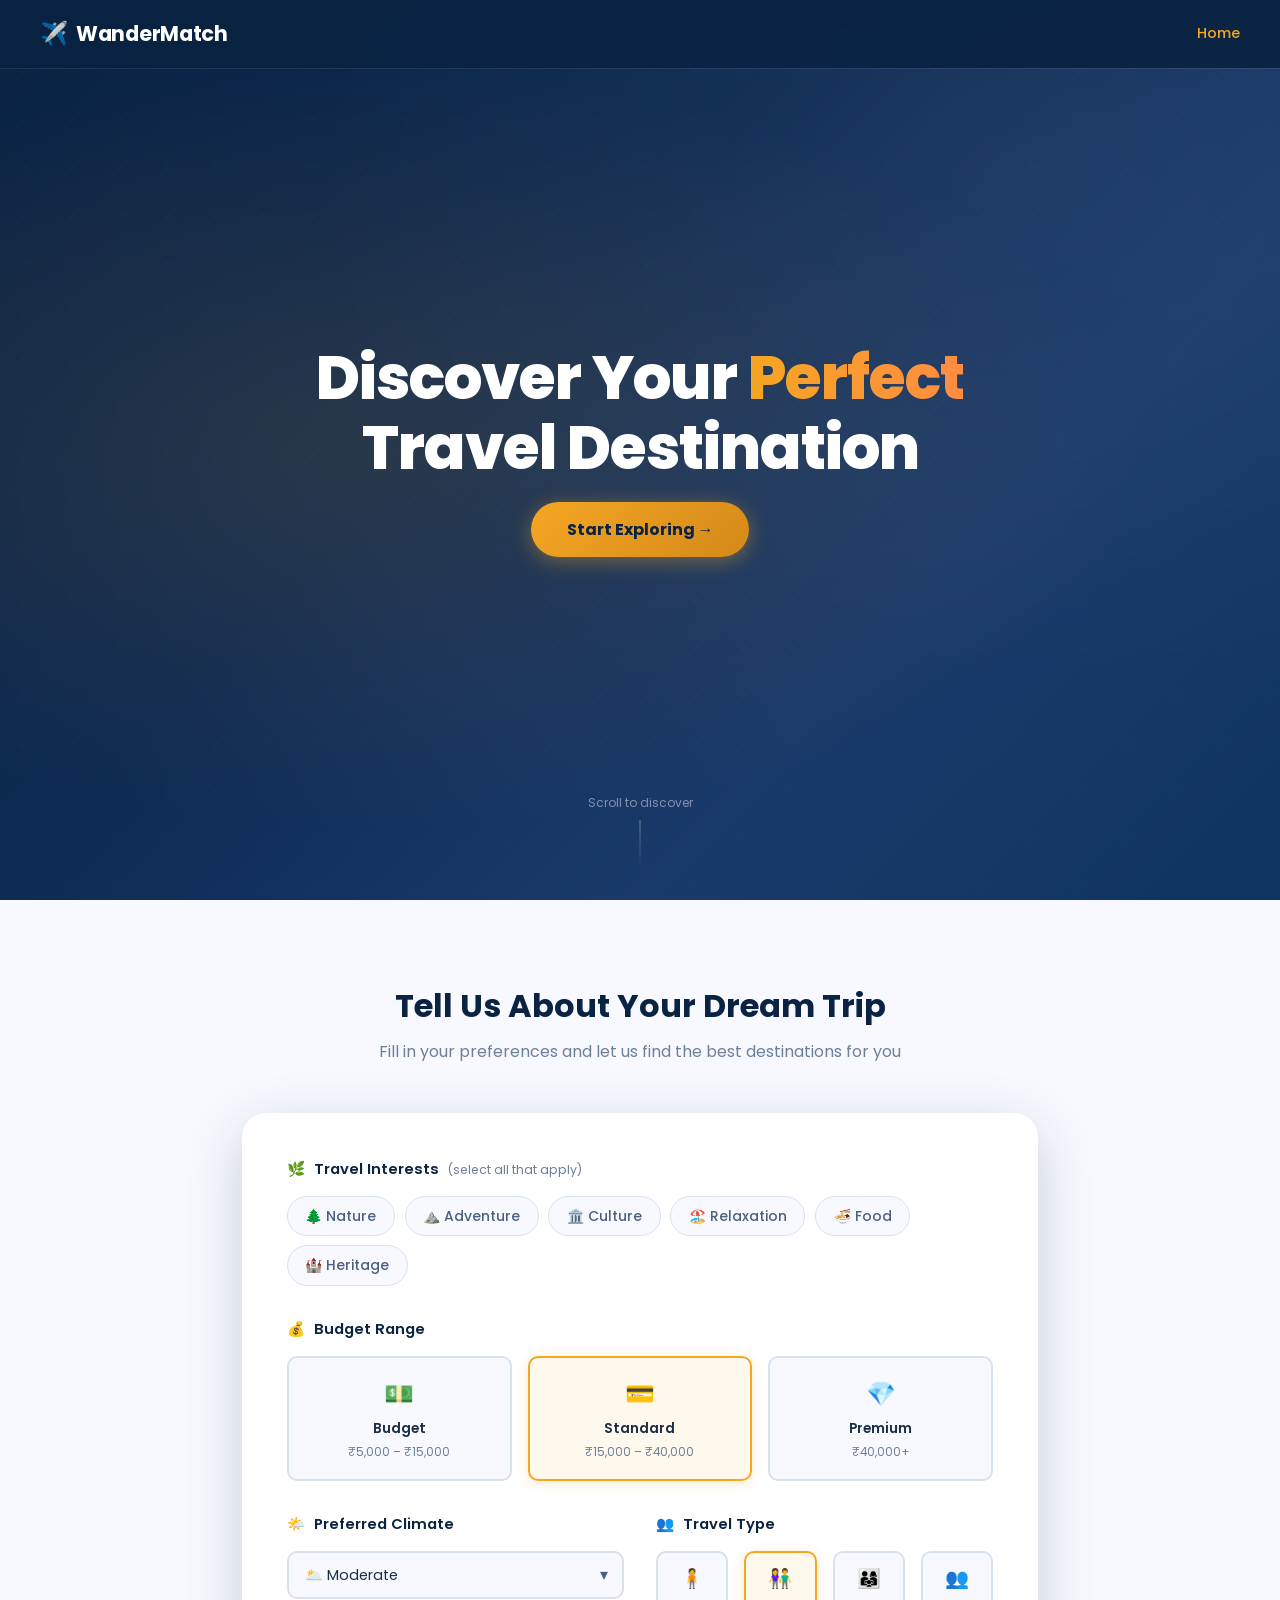
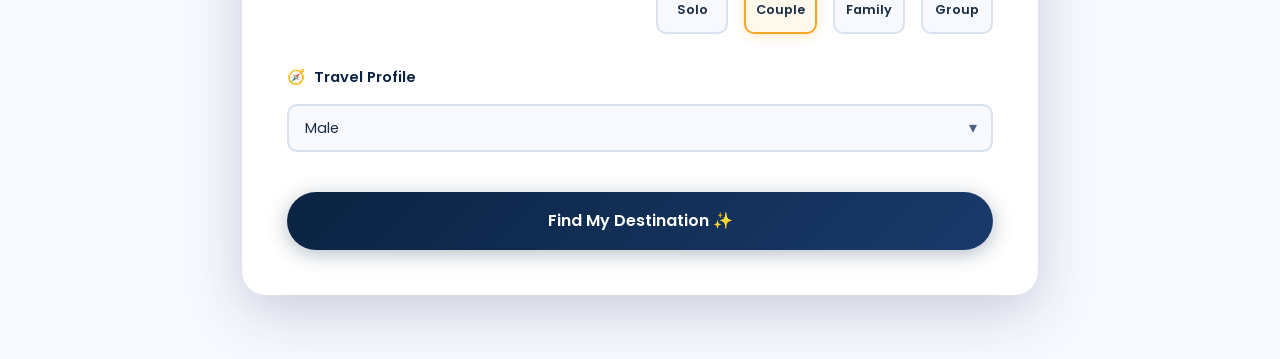
<file: templates/index.html>
<!DOCTYPE html>
<html lang="en">
<head>
  <meta charset="UTF-8" />
  <meta name="viewport" content="width=device-width, initial-scale=1.0" />
  <title>WanderMatch — Find Your Perfect Destination</title>
  <meta name="description" content="WanderMatch uses machine learning to recommend your perfect travel destination based on your interests, budget, and travel style." />
  <link rel="preconnect" href="https://fonts.googleapis.com" />
  <link href="https://fonts.googleapis.com/css2?family=Poppins:wght@300;400;500;600;700;800&display=swap" rel="stylesheet" />
  <link rel="stylesheet" href="/static/style.css" />
</head>
<body>

  <!-- ── NAVBAR ── -->
  <nav class="navbar">
    <div class="nav-brand">
      <span class="nav-icon">✈️</span>
      <span class="nav-title">WanderMatch</span>
    </div>
    <div class="nav-links">
      <a href="/" class="nav-link active">Home</a>
    </div>
  </nav>

  <!-- ── HERO SECTION ── -->
  <section class="hero">
    <div class="hero-bg"></div>
    <div class="hero-overlay"></div>
    <div class="hero-content">
      <h1 class="hero-title">
        Discover Your <span class="gradient-text">Perfect</span><br />
        Travel Destination
      </h1>
      <a href="#form-section" class="hero-cta">Start Exploring →</a>
    </div>
    <div class="hero-scroll-hint">
      <span>Scroll to discover</span>
      <div class="scroll-line"></div>
    </div>
  </section>

  <!-- ── FORM SECTION ── -->
  <section class="form-section" id="form-section">
    <div class="section-header">
      <h2>Tell Us About Your Dream Trip</h2>
      <p>Fill in your preferences and let us find the best destinations for you</p>
    </div>

    <form action="/recommend" method="POST" class="preference-form" id="pref-form">

      <!-- Interests -->
      <div class="form-group">
        <label class="form-label">
          <span class="label-icon">🌿</span> Travel Interests
          <span class="label-hint">(select all that apply)</span>
        </label>
        <div class="checkbox-grid">
          <label class="chip-checkbox">
            <input type="checkbox" name="interests" value="Nature" id="int-nature" />
            <span class="chip">🌲 Nature</span>
          </label>
          <label class="chip-checkbox">
            <input type="checkbox" name="interests" value="Adventure" id="int-adventure" />
            <span class="chip">⛰️ Adventure</span>
          </label>
          <label class="chip-checkbox">
            <input type="checkbox" name="interests" value="Culture" id="int-culture" />
            <span class="chip">🏛️ Culture</span>
          </label>
          <label class="chip-checkbox">
            <input type="checkbox" name="interests" value="Relaxation" id="int-relax" />
            <span class="chip">🏖️ Relaxation</span>
          </label>
          <label class="chip-checkbox">
            <input type="checkbox" name="interests" value="Food" id="int-food" />
            <span class="chip">🍜 Food</span>
          </label>
          <label class="chip-checkbox">
            <input type="checkbox" name="interests" value="Heritage" id="int-heritage" />
            <span class="chip">🏰 Heritage</span>
          </label>
        </div>
      </div>

      <!-- Budget -->
      <div class="form-group">
        <label class="form-label">
          <span class="label-icon">💰</span> Budget Range
        </label>
        <div class="radio-group">
          <label class="radio-card">
            <input type="radio" name="budget" value="Low" id="budget-low" />
            <div class="radio-content">
              <span class="radio-icon">💵</span>
              <span class="radio-label">Budget</span>
              <span class="radio-desc">₹5,000 – ₹15,000</span>
            </div>
          </label>
          <label class="radio-card">
            <input type="radio" name="budget" value="Medium" id="budget-medium" checked />
            <div class="radio-content">
              <span class="radio-icon">💳</span>
              <span class="radio-label">Standard</span>
              <span class="radio-desc">₹15,000 – ₹40,000</span>
            </div>
          </label>
          <label class="radio-card">
            <input type="radio" name="budget" value="High" id="budget-high" />
            <div class="radio-content">
              <span class="radio-icon">💎</span>
              <span class="radio-label">Premium</span>
              <span class="radio-desc">₹40,000+</span>
            </div>
          </label>
        </div>
      </div>

      <!-- Climate + Travel type side by side -->
      <div class="form-row">
        <!-- Climate -->
        <div class="form-group flex-1">
          <label class="form-label" for="climate">
            <span class="label-icon">🌤️</span> Preferred Climate
          </label>
          <div class="select-wrapper">
            <select name="climate" id="climate" class="form-select">
              <option value="Tropical">🌴 Tropical</option>
              <option value="Cold">❄️ Cold / Snowy</option>
              <option value="Dry">☀️ Dry / Arid</option>
              <option value="Moderate" selected>🌥️ Moderate</option>
            </select>
          </div>
        </div>

        <!-- Travel Type -->
        <div class="form-group flex-1">
          <label class="form-label">
            <span class="label-icon">👥</span> Travel Type
          </label>
          <div class="radio-group compact">
            <label class="radio-card small">
              <input type="radio" name="travel_type" value="Solo" id="tt-solo" />
              <div class="radio-content">
                <span class="radio-icon">🧍</span>
                <span class="radio-label">Solo</span>
              </div>
            </label>
            <label class="radio-card small">
              <input type="radio" name="travel_type" value="Couple" id="tt-couple" checked />
              <div class="radio-content">
                <span class="radio-icon">👫</span>
                <span class="radio-label">Couple</span>
              </div>
            </label>
            <label class="radio-card small">
              <input type="radio" name="travel_type" value="Family" id="tt-family" />
              <div class="radio-content">
                <span class="radio-icon">👨‍👩‍👧</span>
                <span class="radio-label">Family</span>
              </div>
            </label>
            <label class="radio-card small">
              <input type="radio" name="travel_type" value="Group" id="tt-group" />
              <div class="radio-content">
                <span class="radio-icon">👥</span>
                <span class="radio-label">Group</span>
              </div>
            </label>
          </div>
        </div>
      </div>

      <!-- Gender -->
      <div class="form-group">
        <label class="form-label" for="gender">
          <span class="label-icon">🧭</span> Travel Profile
        </label>
        <div class="select-wrapper">
          <select name="gender" id="gender" class="form-select">
            <option value="Male">Male</option>
            <option value="Female">Female</option>
          </select>
        </div>
      </div>

      <!-- Submit -->
      <button type="submit" class="submit-btn" id="submit-btn">
        <span class="btn-text">Find My Destination ✨</span>
        <span class="btn-loader" id="btn-loader" style="display:none;">
          <span class="spinner"></span> Matching your dream trip...
        </span>
      </button>

    </form>
  </section>

  <script src="/static/script.js"></script>
</body>
</html>
</file>
<file: static/style.css>
/* ═══════════════════════════════════════════════
   WanderMatch — Global Styles
   Color Palette:
     Primary:  #0a2342  (Deep Navy)
     Accent:   #f5a623  (Warm Gold)
     Light:    #f8f9ff
     Dark bg:  #0d1b2e
═══════════════════════════════════════════════ */

*, *::before, *::after { box-sizing: border-box; margin: 0; padding: 0; }

:root {
  --navy:      #0a2342;
  --navy-mid:  #0d2a52;
  --navy-light:#1a3a6b;
  --gold:      #f5a623;
  --gold-dark: #d4891a;
  --gold-light:#ffd27f;
  --white:     #ffffff;
  --off-white: #f8f9ff;
  --text-dark: #1a2e45;
  --text-mid:  #4a6080;
  --text-light:#6b8099;
  --card-bg:   #ffffff;
  --shadow-sm: 0 2px 12px rgba(10,35,66,0.08);
  --shadow-md: 0 8px 32px rgba(10,35,66,0.14);
  --shadow-lg: 0 16px 56px rgba(10,35,66,0.20);
  --radius:    16px;
  --radius-sm: 10px;
  --transition:0.3s ease;
}

html { scroll-behavior: smooth; }

body {
  font-family: 'Poppins', sans-serif;
  background: var(--off-white);
  color: var(--text-dark);
  line-height: 1.6;
}

/* ── NAVBAR ── */
.navbar {
  position: fixed;
  top: 0; left: 0; right: 0;
  z-index: 100;
  display: flex;
  align-items: center;
  justify-content: space-between;
  padding: 1rem 2.5rem;
  background: rgba(10, 35, 66, 0.92);
  backdrop-filter: blur(12px);
  -webkit-backdrop-filter: blur(12px);
  box-shadow: 0 1px 0 rgba(255,255,255,0.08);
}
.nav-brand {
  display: flex; align-items: center; gap: 0.5rem;
  text-decoration: none;
}
.nav-icon { font-size: 1.4rem; }
.nav-title {
  font-size: 1.3rem;
  font-weight: 700;
  color: var(--white);
  letter-spacing: -0.3px;
}
.nav-links { display: flex; gap: 1.5rem; }
.nav-link {
  color: rgba(255,255,255,0.7);
  text-decoration: none;
  font-size: 0.9rem;
  font-weight: 500;
  transition: color var(--transition);
}
.nav-link:hover, .nav-link.active { color: var(--gold); }

/* ── HERO ── */
.hero {
  position: relative;
  min-height: 100vh;
  display: flex;
  align-items: center;
  justify-content: center;
  overflow: hidden;
}
.hero-bg {
  position: absolute; inset: 0;
  background: linear-gradient(135deg, #0a2342 0%, #0d2a52 40%, #1a3a6b 70%, #0f3460 100%);
}
.hero-overlay {
  position: absolute; inset: 0;
  background: radial-gradient(ellipse at 30% 50%, rgba(245,166,35,0.12) 0%, transparent 60%),
              radial-gradient(ellipse at 80% 20%, rgba(255,255,255,0.05) 0%, transparent 50%);
}
/* Decorative dots pattern */
.hero-bg::after {
  content: '';
  position: absolute; inset: 0;
  background-image: radial-gradient(circle, rgba(255,255,255,0.06) 1px, transparent 1px);
  background-size: 48px 48px;
}
.hero-content {
  position: relative;
  text-align: center;
  max-width: 760px;
  padding: 2rem;
  z-index: 2;
}
.hero-badge {
  display: inline-block;
  background: rgba(245,166,35,0.18);
  border: 1px solid rgba(245,166,35,0.35);
  color: var(--gold-light);
  font-size: 0.82rem;
  font-weight: 600;
  letter-spacing: 0.5px;
  padding: 0.4rem 1rem;
  border-radius: 50px;
  margin-bottom: 1.5rem;
}
.hero-title {
  font-size: clamp(2.4rem, 5vw, 3.8rem);
  font-weight: 800;
  color: var(--white);
  line-height: 1.15;
  margin-bottom: 1.2rem;
  letter-spacing: -1px;
}
.gradient-text {
  background: linear-gradient(90deg, var(--gold), #ff8c42);
  -webkit-background-clip: text;
  -webkit-text-fill-color: transparent;
  background-clip: text;
}
.hero-subtitle {
  font-size: 1.1rem;
  color: rgba(255,255,255,0.72);
  margin-bottom: 2.5rem;
  max-width: 560px;
  margin-left: auto;
  margin-right: auto;
}
.hero-cta {
  display: inline-block;
  background: linear-gradient(135deg, var(--gold), var(--gold-dark));
  color: var(--navy);
  font-weight: 700;
  font-size: 1rem;
  padding: 0.9rem 2.2rem;
  border-radius: 50px;
  text-decoration: none;
  box-shadow: 0 4px 20px rgba(245,166,35,0.4);
  transition: transform var(--transition), box-shadow var(--transition);
}
.hero-cta:hover {
  transform: translateY(-2px);
  box-shadow: 0 8px 30px rgba(245,166,35,0.5);
}
.hero-scroll-hint {
  position: absolute;
  bottom: 2rem;
  left: 50%;
  transform: translateX(-50%);
  display: flex;
  flex-direction: column;
  align-items: center;
  gap: 0.5rem;
  color: rgba(255,255,255,0.45);
  font-size: 0.75rem;
  z-index: 2;
}
.scroll-line {
  width: 1px; height: 48px;
  background: linear-gradient(to bottom, rgba(255,255,255,0.4), transparent);
  animation: scrollPulse 2s ease-in-out infinite;
}
@keyframes scrollPulse {
  0%,100% { opacity: 0.4; transform: scaleY(1); }
  50%      { opacity: 0.9; transform: scaleY(1.15); }
}

/* ── SECTIONS ── */
.section-header {
  text-align: center;
  margin-bottom: 3rem;
}
.section-header h2 {
  font-size: 2rem;
  font-weight: 700;
  color: var(--navy);
  margin-bottom: 0.5rem;
}
.section-header p { color: var(--text-light); font-size: 1rem; }
.section-header.light h2 { color: var(--white); }
.section-header.light p  { color: rgba(255,255,255,0.6); }

/* ── FORM SECTION ── */
.form-section {
  max-width: 860px;
  margin: 0 auto;
  padding: 5rem 2rem 4rem;
}
.preference-form {
  background: var(--white);
  border-radius: 24px;
  padding: 2.8rem;
  box-shadow: var(--shadow-lg);
}
.form-group { margin-bottom: 2rem; }
.form-row {
  display: flex;
  gap: 2rem;
}
.flex-1 { flex: 1; }
.form-label {
  display: block;
  font-size: 0.92rem;
  font-weight: 600;
  color: var(--navy);
  margin-bottom: 0.9rem;
}
.label-icon { margin-right: 0.3rem; }
.label-hint {
  font-size: 0.78rem;
  font-weight: 400;
  color: var(--text-light);
  margin-left: 0.3rem;
}

/* Checkbox chips */
.checkbox-grid {
  display: flex;
  flex-wrap: wrap;
  gap: 0.6rem;
}
.chip-checkbox { cursor: pointer; }
.chip-checkbox input { display: none; }
.chip {
  display: inline-block;
  padding: 0.5rem 1.1rem;
  border-radius: 50px;
  border: 1.5px solid #d8e2ef;
  background: var(--off-white);
  font-size: 0.87rem;
  font-weight: 500;
  color: var(--text-mid);
  transition: all var(--transition);
  cursor: pointer;
}
.chip-checkbox input:checked + .chip {
  background: var(--navy);
  border-color: var(--navy);
  color: var(--white);
  box-shadow: 0 2px 10px rgba(10,35,66,0.2);
}
.chip:hover { border-color: var(--gold); color: var(--gold-dark); }

/* Radio cards */
.radio-group {
  display: flex;
  gap: 1rem;
  flex-wrap: wrap;
}
.radio-card { cursor: pointer; flex: 1; min-width: 100px; }
.radio-card input { display: none; }
.radio-content {
  display: flex;
  flex-direction: column;
  align-items: center;
  text-align: center;
  padding: 1.1rem 0.8rem;
  border-radius: var(--radius-sm);
  border: 2px solid #d8e2ef;
  background: var(--off-white);
  transition: all var(--transition);
}
.radio-icon { font-size: 1.5rem; margin-bottom: 0.3rem; }
.radio-label { font-size: 0.85rem; font-weight: 600; color: var(--text-dark); }
.radio-desc { font-size: 0.72rem; color: var(--text-light); margin-top: 0.2rem; }
.radio-card input:checked + .radio-content {
  border-color: var(--gold);
  background: rgba(245,166,35,0.08);
  box-shadow: 0 2px 12px rgba(245,166,35,0.25);
}
.radio-content:hover { border-color: var(--gold-dark); }
.radio-group.compact .radio-card { min-width: 70px; }
.radio-group.compact .radio-content { padding: 0.7rem 0.5rem; }
.radio-group.compact .radio-icon { font-size: 1.2rem; }
.radio-group.compact .radio-label { font-size: 0.8rem; }

/* Select */
.select-wrapper { position: relative; }
.form-select {
  width: 100%;
  padding: 0.75rem 2.5rem 0.75rem 1rem;
  border: 2px solid #d8e2ef;
  border-radius: var(--radius-sm);
  background: var(--off-white);
  font-family: 'Poppins', sans-serif;
  font-size: 0.9rem;
  color: var(--text-dark);
  appearance: none;
  -webkit-appearance: none;
  cursor: pointer;
  transition: border-color var(--transition);
}
.select-wrapper::after {
  content: '▾';
  position: absolute; right: 1rem; top: 50%;
  transform: translateY(-50%);
  color: var(--text-mid);
  pointer-events: none;
}
.form-select:focus {
  outline: none;
  border-color: var(--gold);
  box-shadow: 0 0 0 3px rgba(245,166,35,0.15);
}

/* Submit button */
.submit-btn {
  width: 100%;
  padding: 1.05rem;
  border: none;
  border-radius: 50px;
  background: linear-gradient(135deg, var(--navy), var(--navy-light));
  color: var(--white);
  font-family: 'Poppins', sans-serif;
  font-size: 1rem;
  font-weight: 600;
  cursor: pointer;
  transition: transform var(--transition), box-shadow var(--transition);
  box-shadow: 0 4px 20px rgba(10,35,66,0.3);
  margin-top: 0.5rem;
}
.submit-btn:hover {
  transform: translateY(-2px);
  box-shadow: 0 8px 28px rgba(10,35,66,0.35);
}
.submit-btn:active { transform: translateY(0); }
.spinner {
  display: inline-block;
  width: 16px; height: 16px;
  border: 2px solid rgba(255,255,255,0.4);
  border-top-color: var(--white);
  border-radius: 50%;
  animation: spin 0.7s linear infinite;
  vertical-align: middle;
}
@keyframes spin { to { transform: rotate(360deg); } }

/* ── HOW IT WORKS ── */
.how-section {
  background: var(--navy);
  padding: 5rem 2rem;
}
.how-section .section-header h2 { color: var(--white); }
.how-section .section-header p  { color: rgba(255,255,255,0.6); }
.steps-grid {
  display: grid;
  grid-template-columns: repeat(auto-fit, minmax(220px, 1fr));
  gap: 1.5rem;
  max-width: 900px;
  margin: 0 auto;
}
.step-card {
  background: rgba(255,255,255,0.06);
  border: 1px solid rgba(255,255,255,0.1);
  border-radius: var(--radius);
  padding: 2rem 1.5rem;
  text-align: center;
  transition: background var(--transition);
}
.step-card:hover { background: rgba(255,255,255,0.1); }
.step-number {
  font-size: 0.75rem;
  font-weight: 700;
  color: var(--gold);
  letter-spacing: 1px;
  margin-bottom: 0.8rem;
}
.step-icon { font-size: 2rem; margin-bottom: 0.8rem; }
.step-card h3 { color: var(--white); font-size: 1rem; font-weight: 600; margin-bottom: 0.5rem; }
.step-card p  { color: rgba(255,255,255,0.6); font-size: 0.85rem; }

/* ── RESULTS HERO ── */
.results-hero {
  padding: 7rem 2rem 3rem;
  background: linear-gradient(135deg, var(--navy) 0%, var(--navy-mid) 100%);
  text-align: center;
  color: var(--white);
}
.results-hero-content { max-width: 700px; margin: 0 auto; }
.results-hero h1 { font-size: 2.5rem; font-weight: 800; margin-bottom: 0.8rem; }
.results-hero p { color: rgba(255,255,255,0.75); margin-bottom: 1.5rem; font-size: 1rem; }
.pref-tags { display: flex; flex-wrap: wrap; gap: 0.5rem; justify-content: center; }
.pref-tag {
  background: rgba(255,255,255,0.12);
  border: 1px solid rgba(255,255,255,0.22);
  color: var(--white);
  font-size: 0.8rem;
  padding: 0.3rem 0.9rem;
  border-radius: 50px;
}
.budget-tag  { background: rgba(245,166,35,0.2); border-color: rgba(245,166,35,0.4); color: var(--gold-light); }
.climate-tag { background: rgba(72,199,142,0.15); border-color: rgba(72,199,142,0.35); }
.travel-tag  { background: rgba(130,167,255,0.15); border-color: rgba(130,167,255,0.35); }

/* ── DESTINATION CARDS ── */
.cards-section { padding: 3.5rem 2rem; max-width: 1200px; margin: 0 auto; }
.cards-grid {
  display: grid;
  grid-template-columns: repeat(auto-fill, minmax(300px, 1fr));
  gap: 1.8rem;
}

/* Fade-in animation */
.fade-in {
  opacity: 0;
  transform: translateY(30px);
  animation: fadeInUp 0.6s ease forwards;
}
@keyframes fadeInUp {
  to { opacity: 1; transform: translateY(0); }
}

.dest-card {
  background: var(--white);
  border-radius: 20px;
  padding: 1.8rem;
  box-shadow: var(--shadow-sm);
  position: relative;
  overflow: hidden;
  border: 1px solid rgba(0,0,0,0.06);
  transition: transform var(--transition), box-shadow var(--transition);
}
.dest-card:hover {
  transform: translateY(-6px);
  box-shadow: var(--shadow-lg);
}
.dest-card::before {
  content: '';
  position: absolute;
  top: 0; left: 0; right: 0;
  height: 4px;
  background: linear-gradient(90deg, var(--gold), #ff8c42);
}
.card-rank {
  position: absolute;
  top: 1.2rem; right: 1.2rem;
  background: linear-gradient(135deg, var(--navy), var(--navy-light));
  color: var(--white);
  font-size: 0.75rem;
  font-weight: 700;
  width: 32px; height: 32px;
  border-radius: 50%;
  display: flex; align-items: center; justify-content: center;
}
.card-type-badge {
  font-size: 0.72rem;
  font-weight: 600;
  letter-spacing: 0.5px;
  padding: 0.25rem 0.8rem;
  border-radius: 50px;
  display: inline-block;
  margin-bottom: 1.2rem;
  text-transform: uppercase;
}
.card-type-badge.beach      { background: #e0f5ef; color: #0d7a5c; }
.card-type-badge.nature     { background: #e8f5e9; color: #2e7d32; }
.card-type-badge.adventure  { background: #fef3e2; color: #c67c00; }
.card-type-badge.historical { background: #eee8ff; color: #5c35c7; }
.card-type-badge.city       { background: #e3f1fd; color: #1565c0; }

.card-header { display: flex; align-items: flex-start; gap: 1rem; margin-bottom: 1.2rem; }
.card-icon {
  font-size: 2rem;
  min-width: 48px; height: 48px;
  background: var(--off-white);
  border-radius: 12px;
  display: flex; align-items: center; justify-content: center;
}
.card-title { font-size: 1.1rem; font-weight: 700; color: var(--navy); margin-bottom: 0.2rem; line-height: 1.3; }
.card-state { font-size: 0.82rem; color: var(--text-light); }

.card-details { margin-bottom: 1.5rem; display: flex; flex-direction: column; gap: 0.8rem; }
.detail-item { display: flex; align-items: flex-start; gap: 0.7rem; }
.detail-icon { font-size: 0.95rem; min-width: 20px; margin-top: 0.1rem; }
.detail-label { display: block; font-size: 0.72rem; color: var(--text-light); font-weight: 500; }
.detail-value { font-size: 0.88rem; font-weight: 600; color: var(--text-dark); }
.detail-value.small { font-size: 0.75rem; font-weight: 500; }
.popularity-bar {
  background: #e8edf5;
  border-radius: 4px;
  height: 5px;
  margin-top: 0.3rem;
  overflow: hidden;
  width: 100px;
}
.popularity-fill {
  height: 100%;
  background: linear-gradient(90deg, var(--gold), #ff8c42);
  border-radius: 4px;
  transition: width 1s ease;
}

.book-btn {
  display: block;
  width: 100%;
  padding: 0.8rem;
  text-align: center;
  background: linear-gradient(135deg, var(--gold), var(--gold-dark));
  color: var(--navy);
  font-weight: 700;
  font-size: 0.87rem;
  border-radius: var(--radius-sm);
  text-decoration: none;
  transition: transform var(--transition), box-shadow var(--transition);
  box-shadow: 0 2px 10px rgba(245,166,35,0.3);
}
.book-btn:hover {
  transform: translateY(-1px);
  box-shadow: 0 4px 16px rgba(245,166,35,0.45);
}

/* ── ACCURACY SECTION ── */
.accuracy-section {
  background: var(--navy);
  padding: 5rem 2rem;
}
.accuracy-layout {
  display: flex;
  gap: 2.5rem;
  max-width: 1100px;
  margin: 0 auto;
  flex-wrap: wrap;
}
.accuracy-table-wrap { flex: 1; min-width: 300px; }
.accuracy-table {
  width: 100%;
  border-collapse: collapse;
  background: rgba(255,255,255,0.05);
  border-radius: var(--radius);
  overflow: hidden;
}
.accuracy-table thead { background: rgba(255,255,255,0.08); }
.accuracy-table th {
  padding: 1rem 1.2rem;
  text-align: left;
  font-size: 0.8rem;
  font-weight: 600;
  color: var(--gold-light);
  letter-spacing: 0.5px;
  text-transform: uppercase;
}
.accuracy-table td {
  padding: 0.9rem 1.2rem;
  font-size: 0.88rem;
  color: rgba(255,255,255,0.85);
  border-top: 1px solid rgba(255,255,255,0.06);
}
.primary-row td { background: rgba(245,166,35,0.08); }
.model-badge {
  display: inline-block;
  background: var(--gold);
  color: var(--navy);
  font-size: 0.65rem;
  font-weight: 800;
  padding: 0.15rem 0.4rem;
  border-radius: 4px;
  margin-right: 0.4rem;
}
.acc-bar-wrap {
  display: flex; align-items: center; gap: 0.8rem;
}
.acc-bar {
  height: 6px;
  background: linear-gradient(90deg, var(--gold), #ff8c42);
  border-radius: 3px;
  transition: width 1s ease;
}
.status-badge {
  display: inline-block;
  padding: 0.2rem 0.7rem;
  border-radius: 50px;
  font-size: 0.73rem;
  font-weight: 600;
}
.status-badge.active  { background: rgba(72,199,142,0.2); color: #4bc18a; border: 1px solid rgba(72,199,142,0.3); }
.status-badge.trained { background: rgba(255,255,255,0.08); color: rgba(255,255,255,0.5); border: 1px solid rgba(255,255,255,0.12); }
.table-note { font-size: 0.78rem; color: rgba(255,255,255,0.4); margin-top: 1rem; }
.chart-wrap {
  flex: 1; min-width: 280px;
  background: rgba(255,255,255,0.04);
  border-radius: var(--radius);
  padding: 1.5rem;
  display: flex; align-items: center; justify-content: center;
}

/* ── CTA SECTION ── */
.cta-section {
  padding: 5rem 2rem;
  text-align: center;
  background: var(--off-white);
}
.cta-section h2 { font-size: 1.8rem; font-weight: 700; color: var(--navy); margin-bottom: 0.6rem; }
.cta-section p  { color: var(--text-light); margin-bottom: 2rem; }
.try-again-btn {
  display: inline-block;
  background: var(--navy);
  color: var(--white);
  font-weight: 700;
  font-size: 0.95rem;
  padding: 0.9rem 2.2rem;
  border-radius: 50px;
  text-decoration: none;
  box-shadow: var(--shadow-md);
  transition: transform var(--transition), box-shadow var(--transition);
}
.try-again-btn:hover {
  transform: translateY(-2px);
  box-shadow: var(--shadow-lg);
}

/* ── ABOUT PAGE ── */
.about-page { background: var(--off-white); }
.about-hero {
  background: linear-gradient(135deg, var(--navy) 0%, var(--navy-mid) 100%);
  color: var(--white);
  text-align: center;
  padding: 8rem 2rem 4rem;
}
.about-hero h1 { font-size: 2.4rem; font-weight: 800; margin: 0.8rem 0; }
.about-hero p  { color: rgba(255,255,255,0.7); max-width: 600px; margin: 0 auto; font-size: 1rem; }

/* Pipeline */
.pipeline-section { padding: 5rem 2rem; }
.pipeline-flow {
  display: flex;
  flex-wrap: wrap;
  align-items: center;
  justify-content: center;
  gap: 0.5rem;
  max-width: 1100px;
  margin: 0 auto;
}
.pipeline-step {
  background: var(--white);
  border-radius: var(--radius);
  padding: 1.5rem 1.2rem;
  text-align: center;
  max-width: 170px;
  box-shadow: var(--shadow-sm);
  border: 1px solid rgba(0,0,0,0.06);
  transition: transform var(--transition);
}
.pipeline-step:hover { transform: translateY(-4px); }
.ps-icon { font-size: 1.8rem; margin-bottom: 0.5rem; }
.pipeline-step h4 { font-size: 0.85rem; font-weight: 700; color: var(--navy); margin-bottom: 0.4rem; }
.pipeline-step p  { font-size: 0.75rem; color: var(--text-light); line-height: 1.4; }
.pipeline-arrow { font-size: 1.5rem; color: var(--gold); font-weight: 700; }

/* Models section */
.models-section { background: var(--navy); padding: 5rem 2rem; }
.models-section .section-header h2 { color: var(--white); }
.models-section .section-header p  { color: rgba(255,255,255,0.55); }
.models-layout {
  display: flex;
  gap: 2rem;
  max-width: 1100px;
  margin: 0 auto;
  flex-wrap: wrap;
}
.model-cards-grid {
  display: grid;
  grid-template-columns: 1fr 1fr;
  gap: 1rem;
  flex: 1;
  min-width: 280px;
}
.model-card {
  background: rgba(255,255,255,0.06);
  border: 1px solid rgba(255,255,255,0.1);
  border-radius: var(--radius);
  padding: 1.5rem;
  transition: background var(--transition);
}
.model-card:hover { background: rgba(255,255,255,0.1); }
.model-card.rf { border-top: 3px solid var(--gold); }
.model-card-header { display: flex; align-items: center; gap: 0.8rem; margin-bottom: 0.8rem; }
.model-card-icon { font-size: 1.5rem; }
.model-card h3 { font-size: 0.95rem; font-weight: 700; color: var(--white); margin: 0; }
.primary-label {
  font-size: 0.68rem;
  background: rgba(245,166,35,0.25);
  color: var(--gold-light);
  padding: 0.15rem 0.5rem;
  border-radius: 4px;
  border: 1px solid rgba(245,166,35,0.3);
}
.secondary-label {
  font-size: 0.68rem;
  background: rgba(255,255,255,0.1);
  color: rgba(255,255,255,0.55);
  padding: 0.15rem 0.5rem;
  border-radius: 4px;
}
.model-card p { font-size: 0.8rem; color: rgba(255,255,255,0.55); margin-bottom: 1rem; line-height: 1.5; }
.model-stats { display: flex; gap: 1rem; }
.stat { display: flex; flex-direction: column; gap: 0.2rem; }
.stat-label { font-size: 0.7rem; color: rgba(255,255,255,0.45); }
.stat-val { font-size: 1.2rem; font-weight: 700; color: var(--white); }
.stat-val.rf-acc { color: var(--gold); }
.about-chart-wrap {
  flex: 1;
  min-width: 280px;
  background: rgba(255,255,255,0.04);
  border-radius: var(--radius);
  padding: 1.5rem;
}
.about-chart-wrap h3 { color: var(--white); font-size: 1rem; margin-bottom: 1rem; }

/* Dataset section */
.dataset-section { padding: 5rem 2rem; max-width: 1000px; margin: 0 auto; }
.dataset-grid {
  display: grid;
  grid-template-columns: repeat(auto-fill, minmax(200px, 1fr));
  gap: 1.2rem;
  margin-bottom: 3rem;
}
.ds-card {
  background: var(--white);
  border-radius: var(--radius);
  padding: 1.5rem;
  text-align: center;
  box-shadow: var(--shadow-sm);
  border: 1px solid rgba(0,0,0,0.06);
}
.ds-icon { font-size: 2rem; display: block; margin-bottom: 0.5rem; }
.ds-card h4 { font-size: 0.95rem; font-weight: 700; color: var(--navy); margin-bottom: 0.4rem; }
.ds-card p  { font-size: 0.8rem; color: var(--text-light); }
.target-info { text-align: center; }
.target-info h3 { font-size: 1.1rem; font-weight: 700; color: var(--navy); margin-bottom: 0.5rem; }
.target-info > p { color: var(--text-mid); margin-bottom: 1.2rem; font-size: 0.9rem; }
.type-tags { display: flex; flex-wrap: wrap; gap: 0.6rem; justify-content: center; }
.type-tag {
  padding: 0.45rem 1.2rem;
  border-radius: 50px;
  font-size: 0.85rem;
  font-weight: 600;
}
.type-tag.historical { background: #eee8ff; color: #5c35c7; }
.type-tag.beach      { background: #e0f5ef; color: #0d7a5c; }
.type-tag.city       { background: #e3f1fd; color: #1565c0; }
.type-tag.nature     { background: #e8f5e9; color: #2e7d32; }
.type-tag.adventure  { background: #fef3e2; color: #c67c00; }

/* ── RESPONSIVE ── */
@media (max-width: 768px) {
  .navbar { padding: 1rem 1.5rem; }
  .preference-form { padding: 1.8rem 1.4rem; }
  .form-row { flex-direction: column; gap: 0; }
  .radio-group { gap: 0.6rem; }
  .radio-card { min-width: 80px; }
  .cards-grid { grid-template-columns: 1fr; }
  .accuracy-layout { flex-direction: column; }
  .models-layout { flex-direction: column; }
  .model-cards-grid { grid-template-columns: 1fr; }
  .pipeline-flow { flex-direction: column; align-items: center; }
  .pipeline-arrow { transform: rotate(90deg); }
  .steps-grid { grid-template-columns: 1fr; }
  .hero-title { font-size: 2rem; }
  .accuracy-section { padding: 3rem 1rem; }
}
</file>
